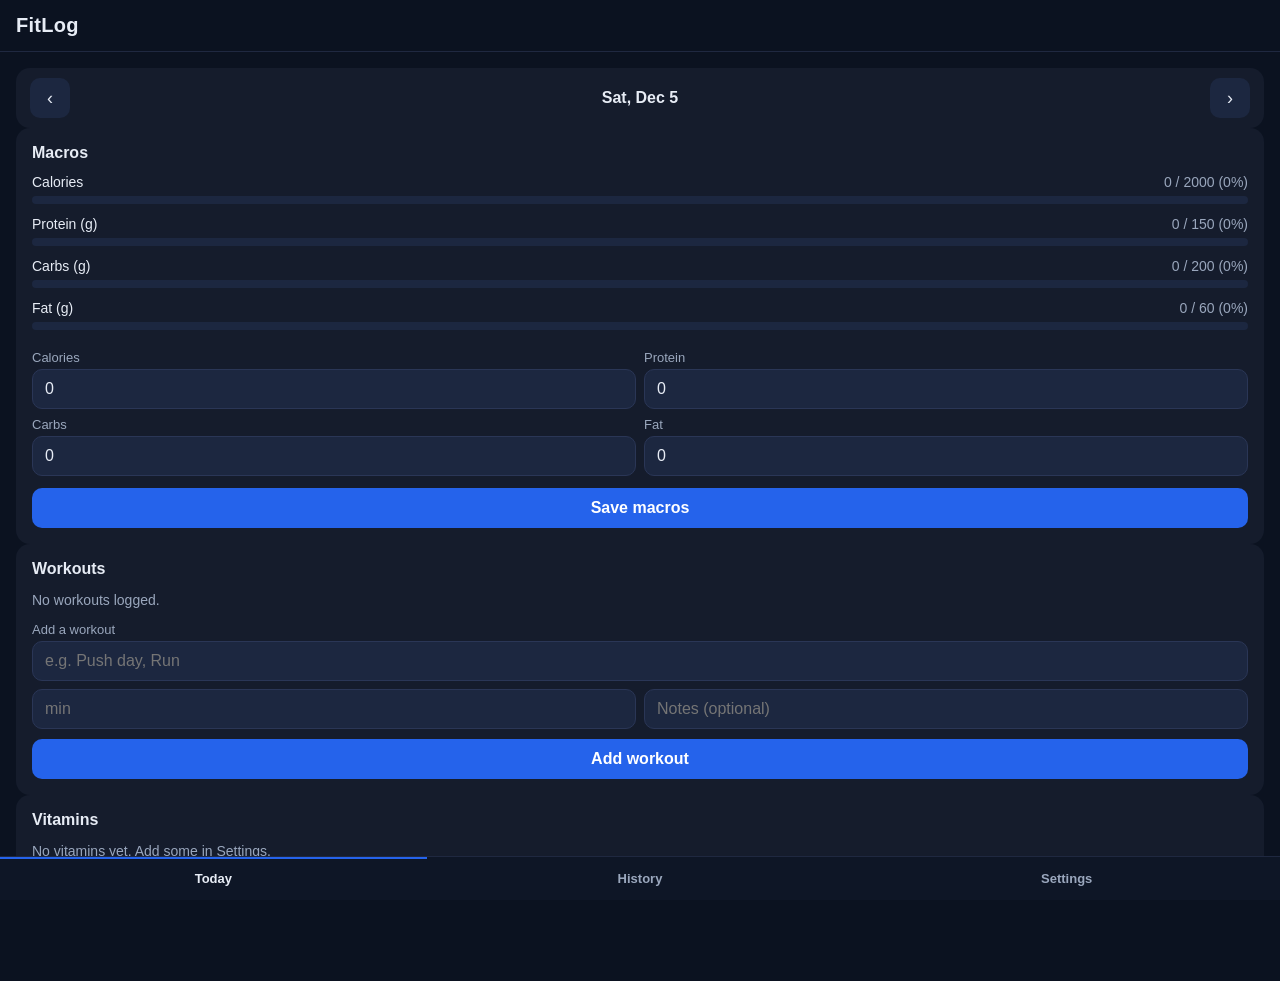
<file: index.html>
<!doctype html>
<html lang="en">
<head>
  <meta charset="utf-8">
  <meta name="viewport" content="width=device-width, initial-scale=1, viewport-fit=cover">
  <meta name="theme-color" content="#2563eb">
  <link rel="manifest" href="manifest.json">
  <link rel="apple-touch-icon" href="icons/apple-touch-icon-180.png">
  <meta name="apple-mobile-web-app-capable" content="yes">
  <meta name="apple-mobile-web-app-status-bar-style" content="black-translucent">
  <title>FitLog</title>
  <link rel="stylesheet" href="styles.css">
</head>
<body>
  <header id="appbar"><h1>FitLog</h1></header>
  <main id="screen"></main>
  <nav id="tabs">
    <button data-tab="today" class="active" type="button">Today</button>
    <button data-tab="history" type="button">History</button>
    <button data-tab="settings" type="button">Settings</button>
  </nav>
  <script type="module" src="js/app.js"></script>
</body>
</html>
</file>
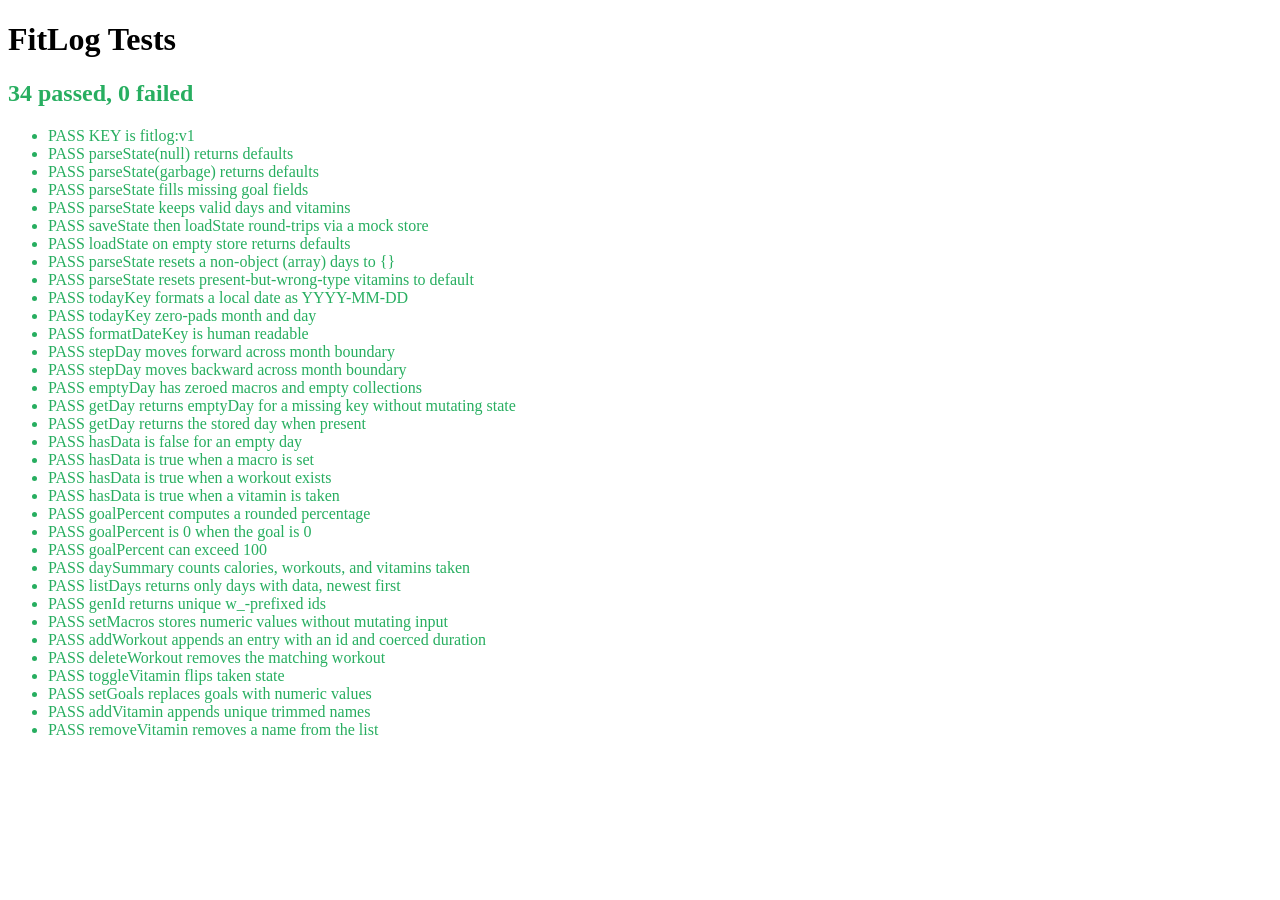
<file: tests.html>
<!doctype html>
<html lang="en">
<head>
  <meta charset="utf-8">
  <meta name="viewport" content="width=device-width, initial-scale=1">
  <title>FitLog Tests</title>
</head>
<body>
  <h1>FitLog Tests</h1>
  <div id="results"></div>
  <script type="module">
    import './tests/storage.test.js';
    import './tests/logic.test.js';
    import { renderResults } from './tests/test-framework.js';
    renderResults(document.getElementById('results'));
  </script>
</body>
</html>
</file>
<file: styles.css>
:root {
  --bg: #0b1220;
  --card: #151c2c;
  --card-2: #1c2740;
  --text: #e7ecf5;
  --muted: #9aa7bd;
  --accent: #2563eb;
  --accent-2: #22c55e;
  --danger: #ef4444;
  --radius: 14px;
}

* { box-sizing: border-box; }

body {
  margin: 0;
  font-family: -apple-system, BlinkMacSystemFont, "Segoe UI", Roboto, sans-serif;
  background: var(--bg);
  color: var(--text);
  padding-bottom: 76px; /* room for fixed tab bar */
}

#appbar {
  position: sticky;
  top: 0;
  background: var(--bg);
  padding: 14px 16px calc(14px + env(safe-area-inset-top));
  border-bottom: 1px solid #1f2840;
  z-index: 5;
}
#appbar h1 { margin: 0; font-size: 20px; letter-spacing: 0.3px; }

#screen { padding: 16px; display: flex; flex-direction: column; gap: 16px; }

.card {
  background: var(--card);
  border-radius: var(--radius);
  padding: 16px;
}
.card h2 { margin: 0 0 12px; font-size: 16px; }
.card h2 .sub { color: var(--muted); font-weight: 400; font-size: 13px; }

.date-nav {
  display: flex; align-items: center; justify-content: space-between;
  background: var(--card); border-radius: var(--radius); padding: 10px 14px;
}
.date-nav button {
  background: var(--card-2); color: var(--text); border: 0;
  width: 40px; height: 40px; border-radius: 10px; font-size: 18px;
}
.date-nav .label { font-weight: 600; }

.macro-row { margin-bottom: 12px; }
.macro-row:last-child { margin-bottom: 0; }
.macro-row .top { display: flex; justify-content: space-between; font-size: 14px; margin-bottom: 6px; }
.macro-row .muted { color: var(--muted); }
.bar { height: 8px; background: var(--card-2); border-radius: 999px; overflow: hidden; }
.bar > span { display: block; height: 100%; background: var(--accent); border-radius: 999px; }
.bar.over > span { background: var(--accent-2); }

.row { display: flex; gap: 8px; }
.row > * { flex: 1; }

input, button, textarea {
  font: inherit;
}
input, textarea {
  width: 100%; background: var(--card-2); color: var(--text);
  border: 1px solid #2a3656; border-radius: 10px; padding: 10px 12px;
}
label { display: block; font-size: 13px; color: var(--muted); margin: 8px 0 4px; }

.btn {
  background: var(--accent); color: white; border: 0; border-radius: 10px;
  padding: 11px 14px; font-weight: 600;
}
.btn.secondary { background: var(--card-2); }
.btn.danger { background: transparent; color: var(--danger); padding: 6px 8px; }
.btn:active { opacity: 0.85; }

.list-item {
  display: flex; align-items: center; justify-content: space-between;
  background: var(--card-2); border-radius: 10px; padding: 10px 12px; margin-bottom: 8px;
}
.list-item:last-child { margin-bottom: 0; }
.list-item .meta { color: var(--muted); font-size: 13px; }
.empty { color: var(--muted); font-size: 14px; }

.vitamin {
  display: flex; align-items: center; gap: 12px;
  background: var(--card-2); border-radius: 10px; padding: 12px; margin-bottom: 8px;
}
.vitamin:last-child { margin-bottom: 0; }
.check {
  width: 24px; height: 24px; border-radius: 7px;
  border: 2px solid #3a4a72; display: grid; place-items: center; flex: 0 0 auto;
}
.vitamin.on .check { background: var(--accent-2); border-color: var(--accent-2); }
.vitamin.on .check::after { content: "✓"; color: #07210f; font-weight: 800; font-size: 15px; }

#tabs {
  position: fixed; bottom: 0; left: 0; right: 0;
  display: flex; background: #0e1626; border-top: 1px solid #1f2840;
  padding-bottom: env(safe-area-inset-bottom);
}
#tabs button {
  flex: 1; background: transparent; border: 0; color: var(--muted);
  padding: 14px 0; font-size: 13px; font-weight: 600;
}
#tabs button.active { color: var(--text); box-shadow: inset 0 2px 0 var(--accent); }

.summary-day { cursor: pointer; }
.summary-day .meta { display: flex; gap: 14px; margin-top: 4px; }
</file>
